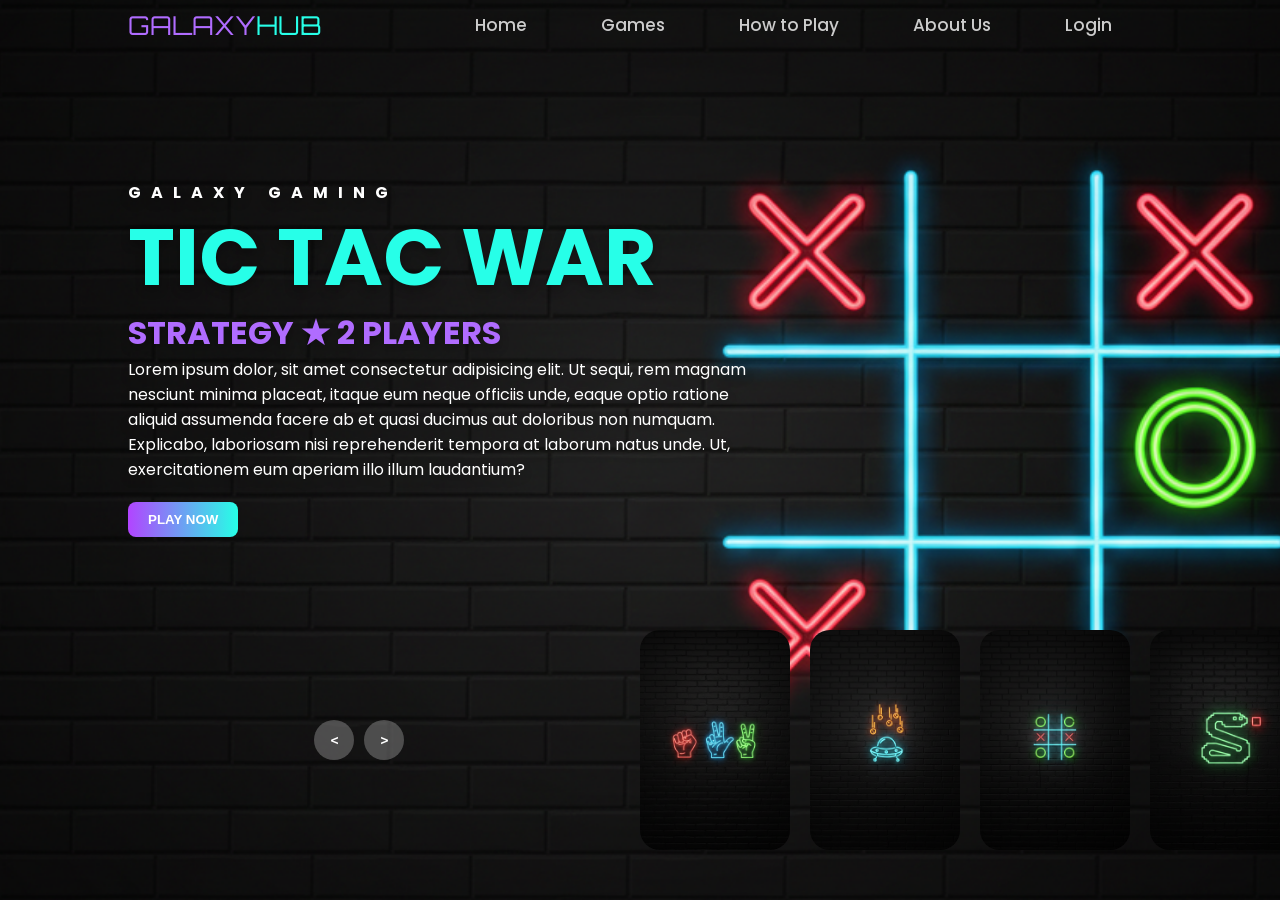
<file: index.html>
<!DOCTYPE html>
<html lang="en">

<head>
    <meta charset="UTF-8">
    <meta name="viewport" content="width=device-width, initial-scale=1.0">
    <title>Document</title>
    <link rel="stylesheet" href="style.css">
</head>

<body>
    <header>
        <div class="logo">GALAXY<span>HUB</span></div>
        <nav>
            <a href="index.html">Home</a>
            <a href="games.html">Games</a>
            <a href="how-to-play.html">How to Play</a>
            <a href="">About Us</a>
            <a href="">Login</a>
        </nav>
    </header>

    <!-- carousel -->
    <div class="carousel">
        <!-- list item -->
        <div class="list">
            <div class="item">
                <img src="image/img1.png">
                <div class="content">
                    <div class="author">GALAXY GAMING</div>
                    <div class="title">TIC TAC WAR</div>
                    <div class="topic">STRATEGY ★ 2 PLAYERS</div>
                    <div class="des">
                        <!-- lorem 50 -->
                        Lorem ipsum dolor, sit amet consectetur adipisicing elit. Ut sequi, rem magnam nesciunt minima
                        placeat, itaque eum neque officiis unde, eaque optio ratione aliquid assumenda facere ab et
                        quasi ducimus aut doloribus non numquam. Explicabo, laboriosam nisi reprehenderit tempora at
                        laborum natus unde. Ut, exercitationem eum aperiam illo illum laudantium?
                    </div>
                    <div class="buttons">
                        <a href="tictactoe/index.html">
    <button>PLAY NOW</button>
</a>

                        
                       
                    </div>
                </div>
            </div>
            <div class="item">
                <img src="image/img2.png">
                <div class="content">
                    <div class="author">GALAXY GAMING</div>
                    <div class="title">ROCK PAPER DUEL</div>
                    <div class="topic">FUN MODE</div>
                    <div class="des">
                        Lorem ipsum dolor, sit amet consectetur adipisicing elit. Ut sequi, rem magnam nesciunt minima
                        placeat, itaque eum neque officiis unde, eaque optio ratione aliquid assumenda facere ab et
                        quasi ducimus aut doloribus non numquam. Explicabo, laboriosam nisi reprehenderit tempora at
                        laborum natus unde. Ut, exercitationem eum aperiam illo illum laudantium?
                    </div>
                    <div class="buttons">
                         <a href="stonepaperscissors/index.html">
                    <button>PLAY NOW</button>
</a>
                        
                    </div>
                </div>
            </div>
            <div class="item">
                <img src="image/img3.png">
                <div class="content">
                    <div class="author">GALAXY GAMING</div>
                    <div class="title">METEOR DODGE</div>
                    <div class="topic">ARCADE</div>
                    <div class="des">
                        Lorem ipsum dolor, sit amet consectetur adipisicing elit. Ut sequi, rem magnam nesciunt minima
                        placeat, itaque eum neque officiis unde, eaque optio ratione aliquid assumenda facere ab et
                        quasi ducimus aut doloribus non numquam. Explicabo, laboriosam nisi reprehenderit tempora at
                        laborum natus unde. Ut, exercitationem eum aperiam illo illum laudantium?
                    </div>
                    <div class="buttons">
                        <button>PLAY NOW</button>
                       
                        
                    </div>
                </div>
            </div>
            <div class="item">
                <img src="image/img4.png">
                <div class="content">
                    <div class="author">GALAXY GAMING</div> <div class="title">NEON SNAKE</div> <div class="topic">SURVIVAL</div>
                    <div class="des">
                        Lorem ipsum dolor, sit amet consectetur adipisicing elit. Ut sequi, rem magnam nesciunt minima
                        placeat, itaque eum neque officiis unde, eaque optio ratione aliquid assumenda facere ab et
                        quasi ducimus aut doloribus non numquam. Explicabo, laboriosam nisi reprehenderit tempora at
                        laborum natus unde. Ut, exercitationem eum aperiam illo illum laudantium?
                    </div>
                    <div class="buttons">
                        <a href="SnakeGame/index.html">
    <button>PLAY NOW</button>
</a>

                         
                       
                    </div>
                </div>
            </div>
        </div>
        <!-- list thumnail -->
        <div class="thumbnail">
            <div class="item">
                <img src="image/img6.png">
                <div class="content">
                    
                    
                </div>
            </div>
            <div class="item">
                <img src="image/img7.png">
                <div class="content">
                    
                </div>
            </div>
            <div class="item">
                <img src="image/img8.png">
                <div class="content">
                    
                </div>
            </div>
            <div class="item">
                <img src="image/img9.png">
                <div class="content">
                   
                </div>
            </div>
        </div>
        <!-- next prev -->

        <div class="arrows">
            <button id="prev"><</button>
                    <button id="next">></button>
        </div>
        <!-- time running -->
        <div class="time"></div>
    </div>

    <script src="script.js"></script>
</body>

</html>
</file>
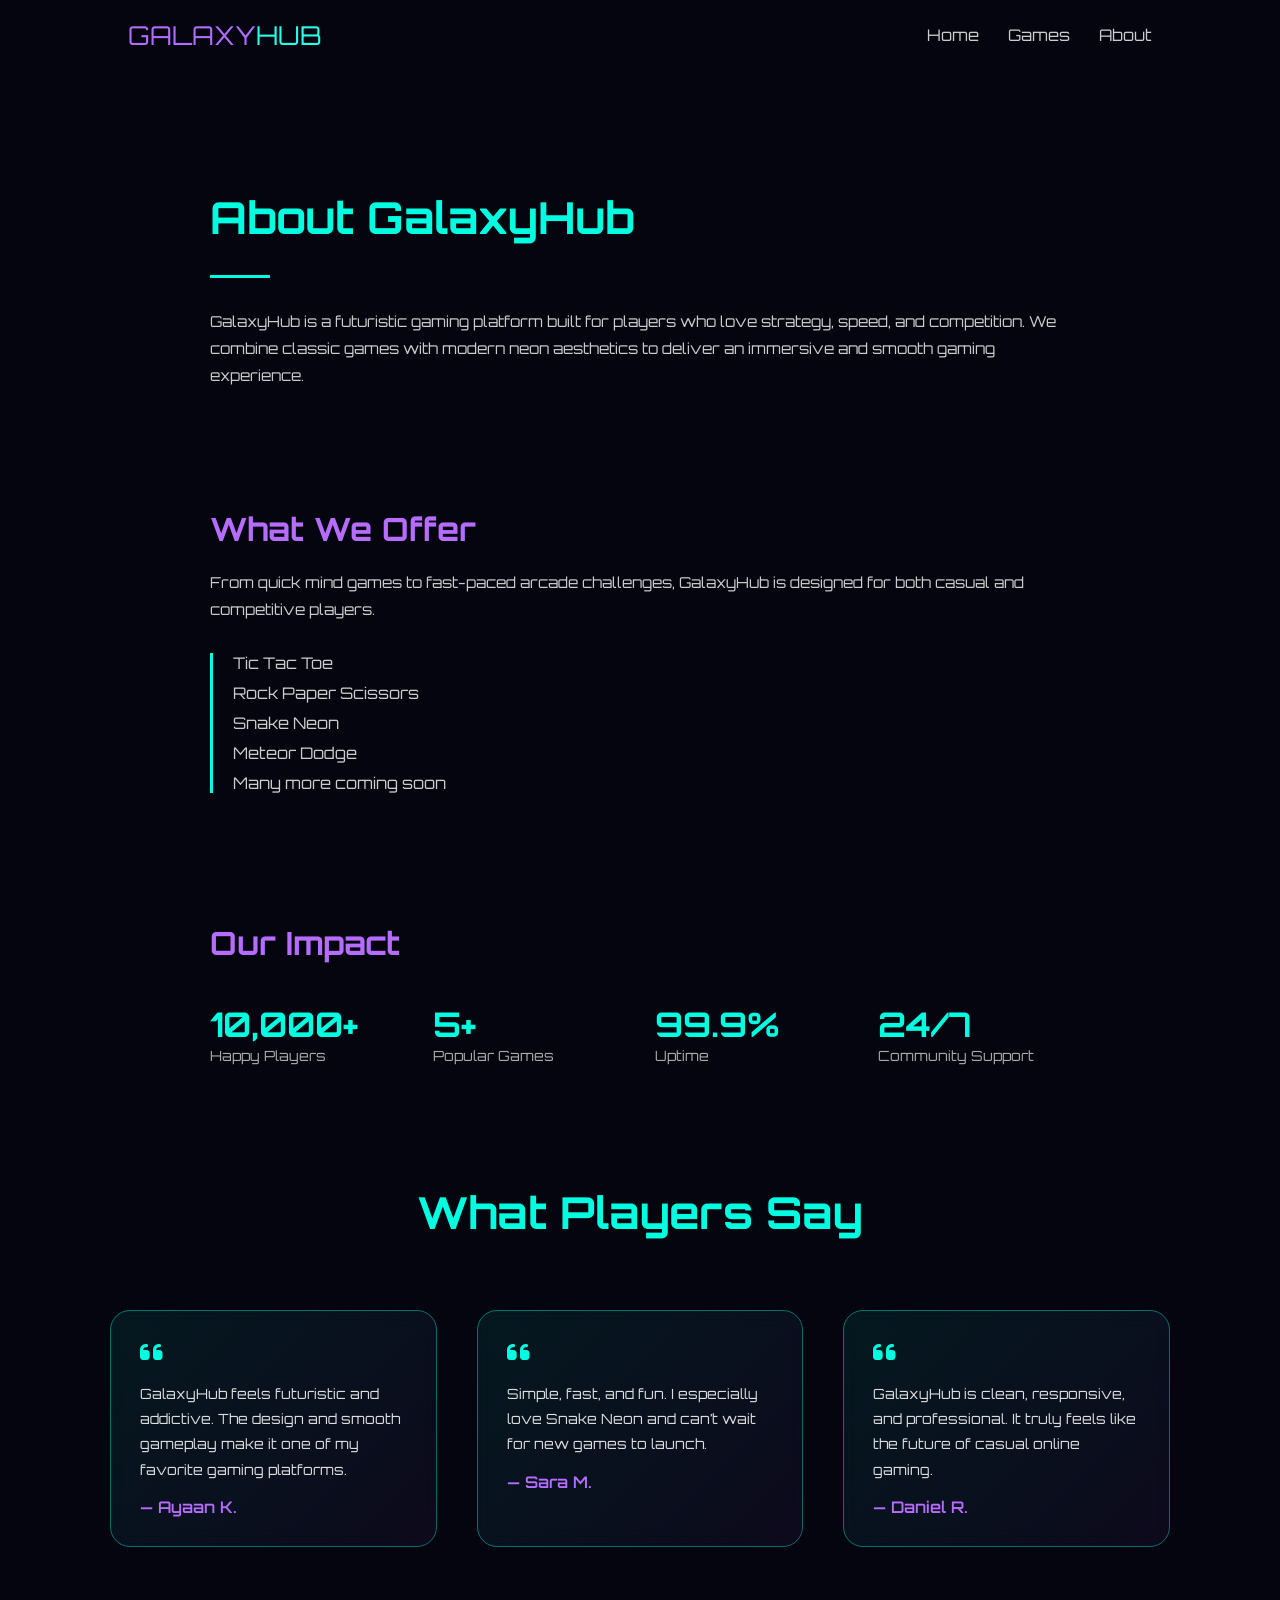
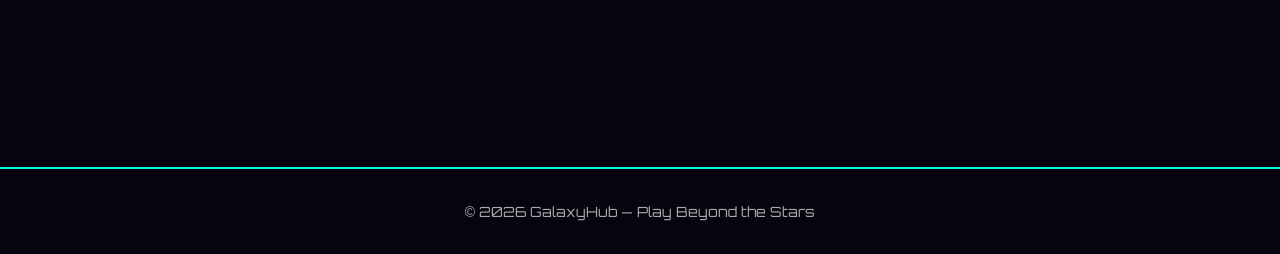
<file: about.html>
<!DOCTYPE html>
<html lang="en">
<head>
<meta charset="UTF-8">
<title>GalaxyHub | About Us</title>
<meta name="viewport" content="width=device-width, initial-scale=1.0">
<link href="https://fonts.googleapis.com/css2?family=Orbitron:wght@400;600;800&display=swap" rel="stylesheet">
<link rel="stylesheet" href="https://cdnjs.cloudflare.com/ajax/libs/font-awesome/6.4.2/css/all.min.css">
<style>
*{margin:0;padding:0;box-sizing:border-box;font-family:'Orbitron',sans-serif;}
body{background:#050510;color:#fff;}

header{
  width:80%;margin:auto;height:70px;
  display:flex;align-items:center;justify-content:space-between;
}
.logo{font-size:26px;color:#b06cff;}
.logo span{color:#27ffe8;}
nav a{margin-left:25px;color:#ccc;text-decoration:none;transition:.3s;}
nav a:hover{color:#00ffe1;text-shadow:0 0 10px #00ffe1;}

section{max-width:900px;margin:auto;padding:120px 20px 0;}

h1{font-size:44px;color:#00ffe1;}
h2{font-size:32px;color:#b56cff;margin-bottom:20px;}
p{color:#ccc;line-height:1.8;font-size:15px;}

.divider{height:3px;width:60px;background:#00ffe1;margin:30px 0;}

.stats{margin-top:40px;display:grid;grid-template-columns:repeat(auto-fit,minmax(180px,1fr));gap:30px;}
.stat h3{font-size:34px;color:#00ffe1;}
.stat span{color:#aaa;font-size:14px;}

.games-list{margin-top:30px;border-left:3px solid #00ffe1;padding-left:20px;}
.games-list li{list-style:none;color:#ccc;margin:10px 0;}

.testimonials{padding:120px 20px;max-width:1100px;margin:auto;}
.testimonials h1{text-align:center;}
.testimonial-grid{margin-top:70px;display:grid;grid-template-columns:repeat(auto-fit,minmax(260px,1fr));gap:40px;}

.testimonial-card{
  position:relative;
  padding:30px;
  background:linear-gradient(135deg,rgba(0,255,225,0.08),rgba(181,108,255,0.05));
  border-radius:20px;
  backdrop-filter:blur(10px);
}
.testimonial-card::before{
  content:"";
  position:absolute;top:0;left:0;right:0;bottom:0;
  border-radius:20px;
  border:1px solid rgba(0,255,225,0.4);
}
.testimonial-card i{font-size:26px;color:#00ffe1;margin-bottom:15px;}
.testimonial-card p{font-size:14px;color:#ddd;}
.testimonial-card h4{margin-top:15px;color:#b56cff;font-weight:600;}

footer{
  margin-top:100px;padding:30px;text-align:center;
  border-top:2px solid #00ffe1;background:#050510;
}
footer p{color:#aaa;font-size:14px;}

@media(max-width:768px){
  h1{font-size:32px;}
  h2{font-size:26px;}
}
</style>
</head>
<body>

<header>
  <div class="logo">GALAXY<span>HUB</span></div>
  <nav>
    <a href="index.html">Home</a>
    <a href="games.html">Games</a>
    <a href="about.html">About</a>
  </nav>
</header>

<section>
  <h1>About GalaxyHub</h1>
  <div class="divider"></div>
  <p>
    GalaxyHub is a futuristic gaming platform built for players who love strategy,
    speed, and competition. We combine classic games with modern neon aesthetics
    to deliver an immersive and smooth gaming experience.
  </p>
</section>

<section>
  <h2>What We Offer</h2>
  <p>
    From quick mind games to fast-paced arcade challenges, GalaxyHub is designed
    for both casual and competitive players.
  </p>

  <ul class="games-list">
    <li>Tic Tac Toe</li>
    <li>Rock Paper Scissors</li>
    <li>Snake Neon</li>
    <li>Meteor Dodge</li>
    <li>Many more coming soon</li>
  </ul>
</section>

<section>
  <h2>Our Impact</h2>
  <div class="stats">
    <div class="stat"><h3>10,000+</h3><span>Happy Players</span></div>
    <div class="stat"><h3>5+</h3><span>Popular Games</span></div>
    <div class="stat"><h3>99.9%</h3><span>Uptime</span></div>
    <div class="stat"><h3>24/7</h3><span>Community Support</span></div>
  </div>
</section>

<section class="testimonials">
  <h1>What Players Say</h1>
  <div class="testimonial-grid">

    <div class="testimonial-card">
      <i class="fas fa-quote-left"></i>
      <p>
        GalaxyHub feels futuristic and addictive. The design and smooth gameplay
        make it one of my favorite gaming platforms.
      </p>
      <h4>— Ayaan K.</h4>
    </div>

    <div class="testimonial-card">
      <i class="fas fa-quote-left"></i>
      <p>
        Simple, fast, and fun. I especially love Snake Neon and can’t wait
        for new games to launch.
      </p>
      <h4>— Sara M.</h4>
    </div>

    <div class="testimonial-card">
      <i class="fas fa-quote-left"></i>
      <p>
        GalaxyHub is clean, responsive, and professional. It truly feels like
        the future of casual online gaming.
      </p>
      <h4>— Daniel R.</h4>
    </div>

  </div>
</section>

<footer>
  <p>© 2026 GalaxyHub — Play Beyond the Stars</p>
</footer>

</body>
</html>
</file>
<file: style.css>
@import url('https://fonts.googleapis.com/css2?family=Poppins:ital,wght@0,100;0,200;0,300;0,400;0,500;0,600;0,700;0,800;0,900;1,100;1,200;1,300;1,400;1,500;1,600;1,700;1,800;1,900&display=swap');
@import url('https://fonts.googleapis.com/css2?family=Orbitron:wght@400;600;800&family=Poppins:wght@300;400;500;600&display=swap');

body {
    margin: 0;
    background: #020013;
    color: #eee;
    font-family: 'Poppins', sans-serif;
}

a {
    text-decoration: none;
}

header {
    width: 1140px;
    max-width: 80%;
    justify-content: space-between;
    margin: auto;
    height: 50px;
    display: flex;
    align-items: center;
    position: relative;
    z-index: 100;
}

header a {
    font-size: 17px;
    color: #eee;
    margin-right: 40px;
}

.logo {
    font-size: 26px;
    font-family: 'Orbitron', sans-serif;
    color: #b06cff;
}

.logo span {
    color: #27ffe8;
}

nav a {
    margin-left: 30px;
    color: #ccc;
    text-decoration: none;
    transition: 0.3s;
    font-weight: 500;
}

nav a:hover {
    color: #9c4bff;
    text-shadow: 0 0 10px #9c4bff;
}

/* carousel */
.carousel {
    height: 100vh;
    margin-top: -50px;
    width: 100vw;
    overflow: hidden;
    position: relative;
}

.carousel .list .item {
    width: 100%;
    height: 100%;
    position: absolute;
    inset: 0 0 0 0;
}

.carousel .list .item img {
    width: 100%;
    height: 100%;
    object-fit: cover;
}

.carousel .list .item .content {
    position: absolute;
    top: 20%;
    width: 1140px;
    max-width: 80%;
    left: 50%;
    transform: translateX(-50%);
    padding-right: 30%;
    box-sizing: border-box;
    color: #fff;
    text-shadow: 0 5px 10px #0004;
}

.carousel .list .item .author {
    font-weight: bold;
    letter-spacing: 10px;
}

.carousel .list .item .title {
    font-size: 5em;
    font-weight: bold;
    line-height: 1.3em;


}

.carousel .list .item .title {
    color: #27ffe8;
}

.carousel .list .item .topic {
    font-size: 2em;
    font-weight: bold;
}

.carousel .list .item .topic {
    color: #b06cff;
}

.carousel .list .item .buttons {
    display: grid;
    grid-template-columns: repeat(2, 130px);
    grid-template-rows: 40px;
    gap: 5px;
    margin-top: 20px;
}

.carousel .list .item .buttons button {
    padding: 10px 20px;
    background: linear-gradient(90deg, #b244ff, #26ffe6);
    border: none;
    border-radius: 8px;
    color: white;
    cursor: pointer;
    font-weight: 600;
}

.carousel .list .item .buttons button:nth-child(2) {
    background: transparent;
    border: 1px solid #26ffe6;
}

/* thumbail */
.thumbnail {
    position: absolute;
    bottom: 50px;
    left: 50%;
    width: max-content;
    z-index: 100;
    display: flex;
    gap: 20px;
}

.thumbnail .item {
    width: 150px;
    height: 220px;
    flex-shrink: 0;
    position: relative;
}

.thumbnail .item img {
    width: 100%;
    height: 100%;
    object-fit: cover;
    border-radius: 20px;
}

.thumbnail .item .content {
    color: #fff;
    position: absolute;
    bottom: 10px;
    left: 10px;
    right: 10px;
}

.thumbnail .item .content .title {
    font-weight: 500;
}

.thumbnail .item .content .description {
    font-weight: 300;
}

/* arrows */
.arrows {
    position: absolute;
    top: 80%;
    right: 52%;
    z-index: 100;
    width: 300px;
    max-width: 30%;
    display: flex;
    gap: 10px;
    align-items: center;
}

.arrows button {
    width: 40px;
    height: 40px;
    border-radius: 50%;
    background-color: #eee4;
    border: none;
    color: #fff;
    font-family: monospace;
    font-weight: bold;
    transition: .5s;
}

.arrows button:hover {
    background-color: #fff;
    color: #000;
}

/* animation */
.carousel .list .item:nth-child(1) {
    z-index: 1;
}

/* animation text in first item */

.carousel .list .item:nth-child(1) .content .author,
.carousel .list .item:nth-child(1) .content .title,
.carousel .list .item:nth-child(1) .content .topic,
.carousel .list .item:nth-child(1) .content .des,
.carousel .list .item:nth-child(1) .content .buttons {
    transform: translateY(50px);
    filter: blur(20px);
    opacity: 0;
    animation: showContent .5s 1s linear 1 forwards;
}

@keyframes showContent {
    to {
        transform: translateY(0px);
        filter: blur(0px);
        opacity: 1;
    }
}

.carousel .list .item:nth-child(1) .content .title {
    animation-delay: 1.2s !important;
}

.carousel .list .item:nth-child(1) .content .topic {
    animation-delay: 1.4s !important;
}

.carousel .list .item:nth-child(1) .content .des {
    animation-delay: 1.6s !important;
}

.carousel .list .item:nth-child(1) .content .buttons {
    animation-delay: 1.8s !important;
}

/* create animation when next click */
.carousel.next .list .item:nth-child(1) img {
    width: 150px;
    height: 220px;
    position: absolute;
    bottom: 50px;
    left: 50%;
    border-radius: 30px;
    animation: showImage .5s linear 1 forwards;
}

@keyframes showImage {
    to {
        bottom: 0;
        left: 0;
        width: 100%;
        height: 100%;
        border-radius: 0;
    }
}

.carousel.next .thumbnail .item:nth-last-child(1) {
    overflow: hidden;
    animation: showThumbnail .5s linear 1 forwards;
}

.carousel.prev .list .item img {
    z-index: 100;
}

@keyframes showThumbnail {
    from {
        width: 0;
        opacity: 0;
    }
}

.carousel.next .thumbnail {
    animation: effectNext .5s linear 1 forwards;
}

@keyframes effectNext {
    from {
        transform: translateX(150px);
    }
}

/* running time */

.carousel .time {
    position: absolute;
    z-index: 1000;
    width: 0%;
    height: 3px;
    background-color: #27ffe8;
    left: 0;
    top: 0;
}

.carousel.next .time,
.carousel.prev .time {
    animation: runningTime 3s linear 1 forwards;
}

@keyframes runningTime {
    from {
        width: 100%
    }

    to {
        width: 0
    }
}


/* prev click */

.carousel.prev .list .item:nth-child(2) {
    z-index: 2;
}

.carousel.prev .list .item:nth-child(2) img {
    animation: outFrame 0.5s linear 1 forwards;
    position: absolute;
    bottom: 0;
    left: 0;
}

@keyframes outFrame {
    to {
        width: 150px;
        height: 220px;
        bottom: 50px;
        left: 50%;
        border-radius: 20px;
    }
}

.carousel.prev .thumbnail .item:nth-child(1) {
    overflow: hidden;
    opacity: 0;
    animation: showThumbnail .5s linear 1 forwards;
}

.carousel.next .arrows button,
.carousel.prev .arrows button {
    pointer-events: none;
}

.carousel.prev .list .item:nth-child(2) .content .author,
.carousel.prev .list .item:nth-child(2) .content .title,
.carousel.prev .list .item:nth-child(2) .content .topic,
.carousel.prev .list .item:nth-child(2) .content .des,
.carousel.prev .list .item:nth-child(2) .content .buttons {
    animation: contentOut 1.5s linear 1 forwards !important;
}

@keyframes contentOut {
    to {
        transform: translateY(-150px);
        filter: blur(20px);
        opacity: 0;
    }
}

@media screen and (max-width: 678px) {
    .carousel .list .item .content {
        padding-right: 0;
    }

    .carousel .list .item .content .title {
        font-size: 30px;
    }
}
</file>
